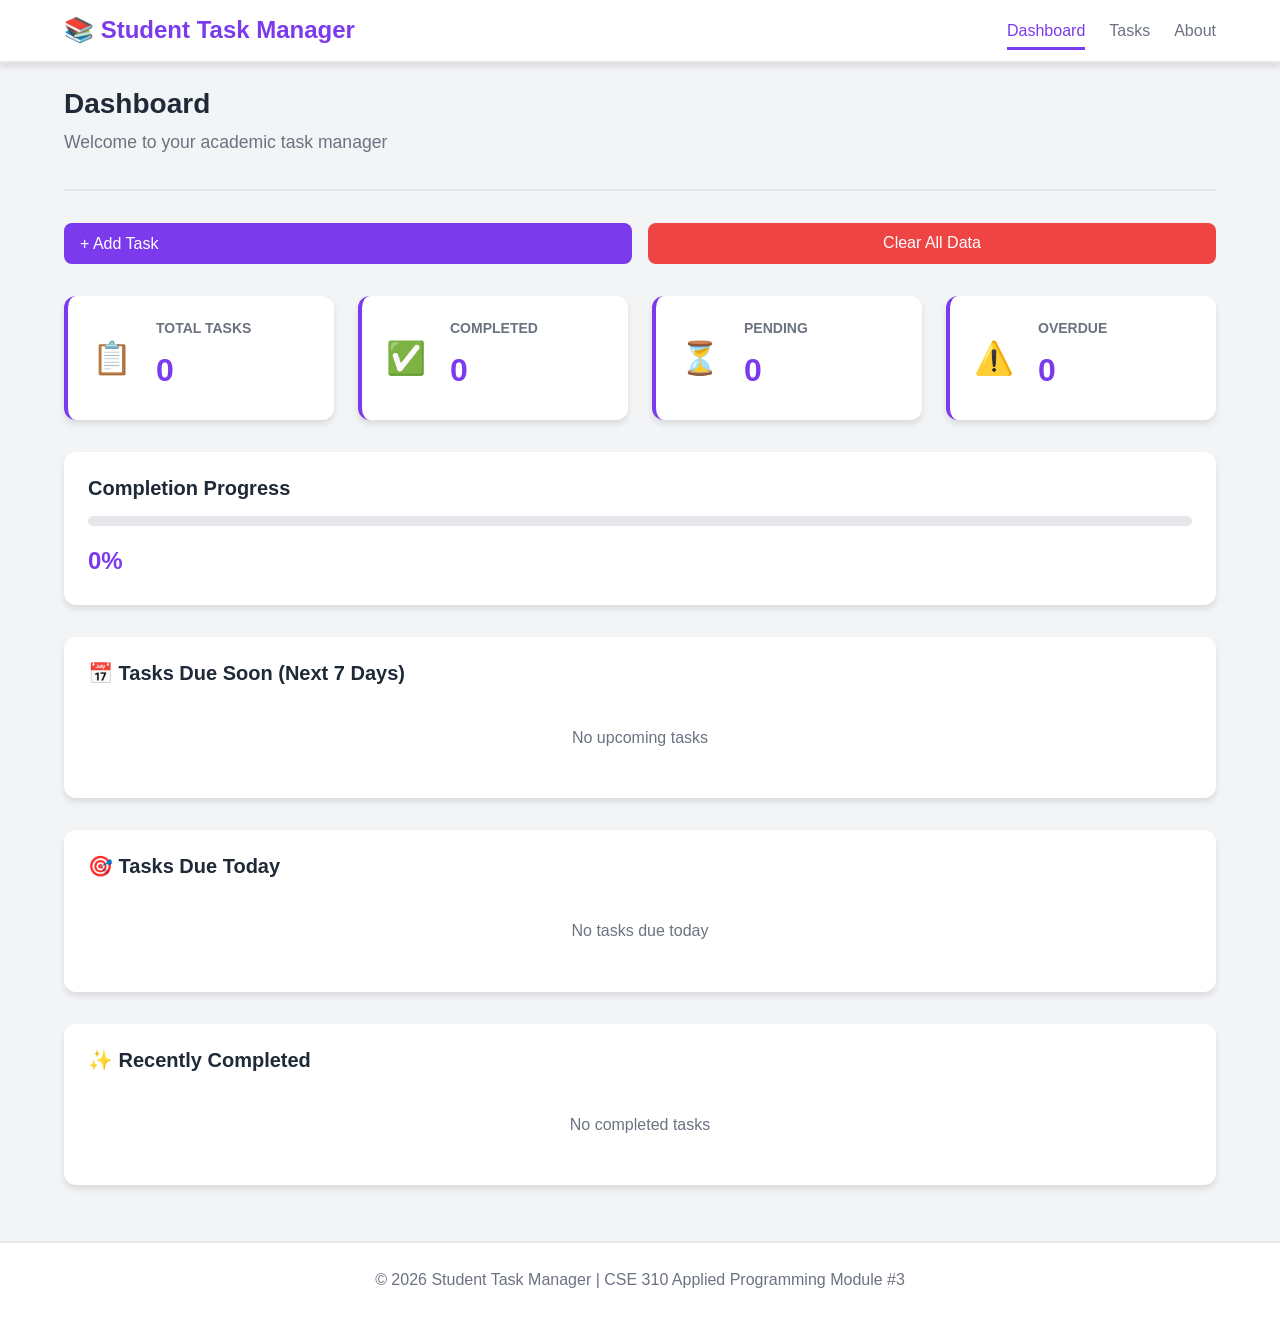
<file: index.html>
<!doctype html>
<html lang="en">
  <head>
    <meta charset="UTF-8" />
    <meta name="viewport" content="width=device-width, initial-scale=1.0" />
    <meta
      name="description"
      content="Student Task Manager - Organize your academic assignments and tasks"
    />
    <title>Student Task Manager - Dashboard</title>
    <link rel="stylesheet" href="css/style.css" />
  </head>
  <body>
    <div class="container">
      <!-- Navigation -->
      <nav class="navbar">
        <div class="nav-content">
          <div class="nav-brand">
            <h1>📚 Student Task Manager</h1>
          </div>
          <ul class="nav-links">
            <li><a href="index.html" class="nav-link active">Dashboard</a></li>
            <li><a href="tasks.html" class="nav-link">Tasks</a></li>
            <li><a href="about.html" class="nav-link">About</a></li>
          </ul>
        </div>
      </nav>

      <!-- Main Content -->
      <main class="main-content">
        <!-- Dashboard Header -->
        <div class="dashboard-header">
          <h2>Dashboard</h2>
          <p>Welcome to your academic task manager</p>
        </div>

        <!-- Quick Actions -->
        <div class="quick-actions">
          <a href="tasks.html#add-task-section" class="btn btn-primary"
            >+ Add Task</a
          >
          <button class="btn btn-danger" id="clear-all-btn">
            Clear All Data
          </button>
        </div>

        <!-- Statistics Grid -->
        <div class="stats-grid">
          <div class="stat-card">
            <div class="stat-icon">📋</div>
            <div class="stat-content">
              <h3>Total Tasks</h3>
              <p class="stat-number" id="total-tasks">0</p>
            </div>
          </div>

          <div class="stat-card">
            <div class="stat-icon">✅</div>
            <div class="stat-content">
              <h3>Completed</h3>
              <p class="stat-number" id="completed-tasks">0</p>
            </div>
          </div>

          <div class="stat-card">
            <div class="stat-icon">⏳</div>
            <div class="stat-content">
              <h3>Pending</h3>
              <p class="stat-number" id="pending-tasks">0</p>
            </div>
          </div>

          <div class="stat-card">
            <div class="stat-icon">⚠️</div>
            <div class="stat-content">
              <h3>Overdue</h3>
              <p class="stat-number" id="overdue-tasks">0</p>
            </div>
          </div>
        </div>

        <!-- Completion Percentage -->
        <div class="completion-card">
          <h3>Completion Progress</h3>
          <div class="progress-bar">
            <div class="progress-fill" id="progress-fill"></div>
          </div>
          <p class="progress-text" id="completion-percent">0%</p>
        </div>

        <!-- Upcoming Tasks -->
        <div class="upcoming-section">
          <h3>📅 Tasks Due Soon (Next 7 Days)</h3>
          <div id="upcoming-tasks-list" class="tasks-list">
            <p class="empty-message">No upcoming tasks</p>
          </div>
        </div>

        <!-- Tasks Due Today -->
        <div class="today-section">
          <h3>🎯 Tasks Due Today</h3>
          <div id="today-tasks-list" class="tasks-list">
            <p class="empty-message">No tasks due today</p>
          </div>
        </div>

        <!-- Recently Completed -->
        <div class="recent-section">
          <h3>✨ Recently Completed</h3>
          <div id="recent-tasks-list" class="tasks-list">
            <p class="empty-message">No completed tasks</p>
          </div>
        </div>
      </main>

      <!-- Footer -->
      <footer class="footer">
        <p>
          &copy; 2026 Student Task Manager | CSE 310 Applied Programming Module
          #3
        </p>
      </footer>
    </div>

    <script src="js/app.js"></script>
    <script src="js/dashboard.js"></script>
  </body>
</html>
</file>
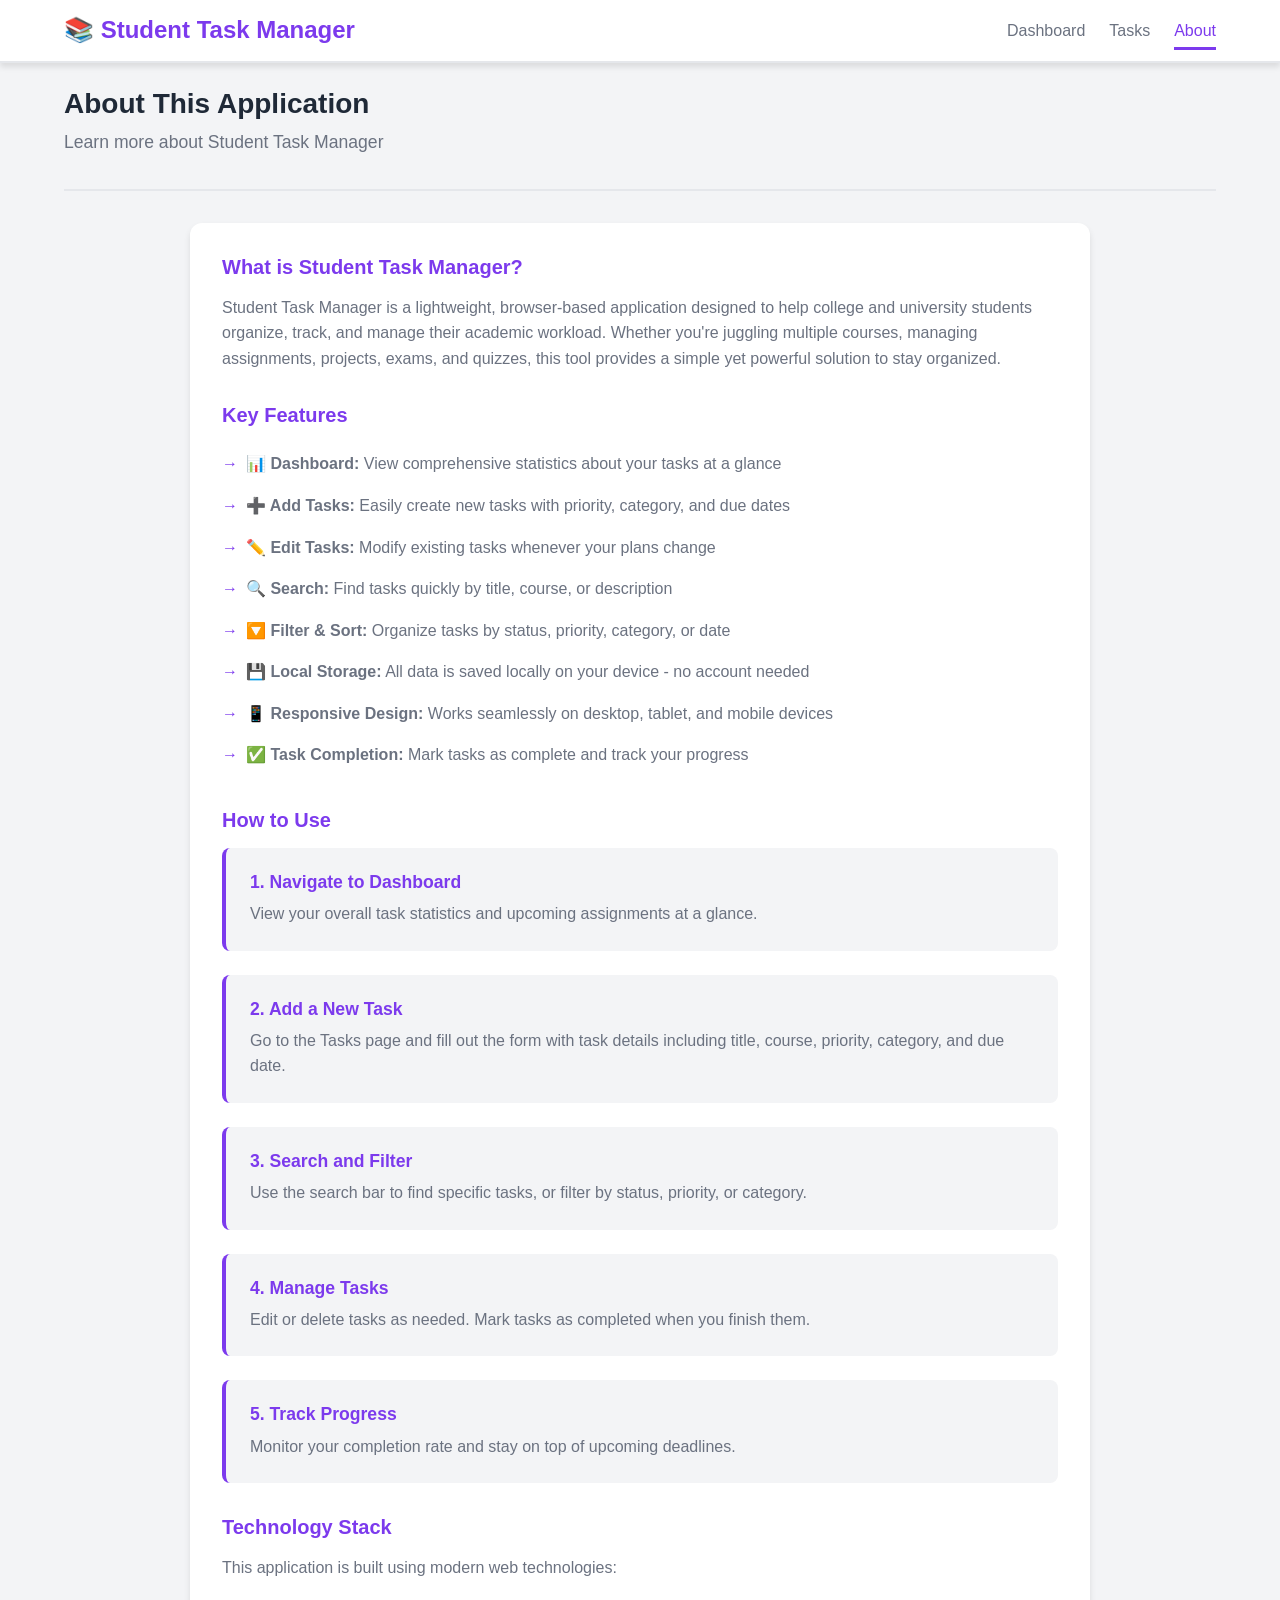
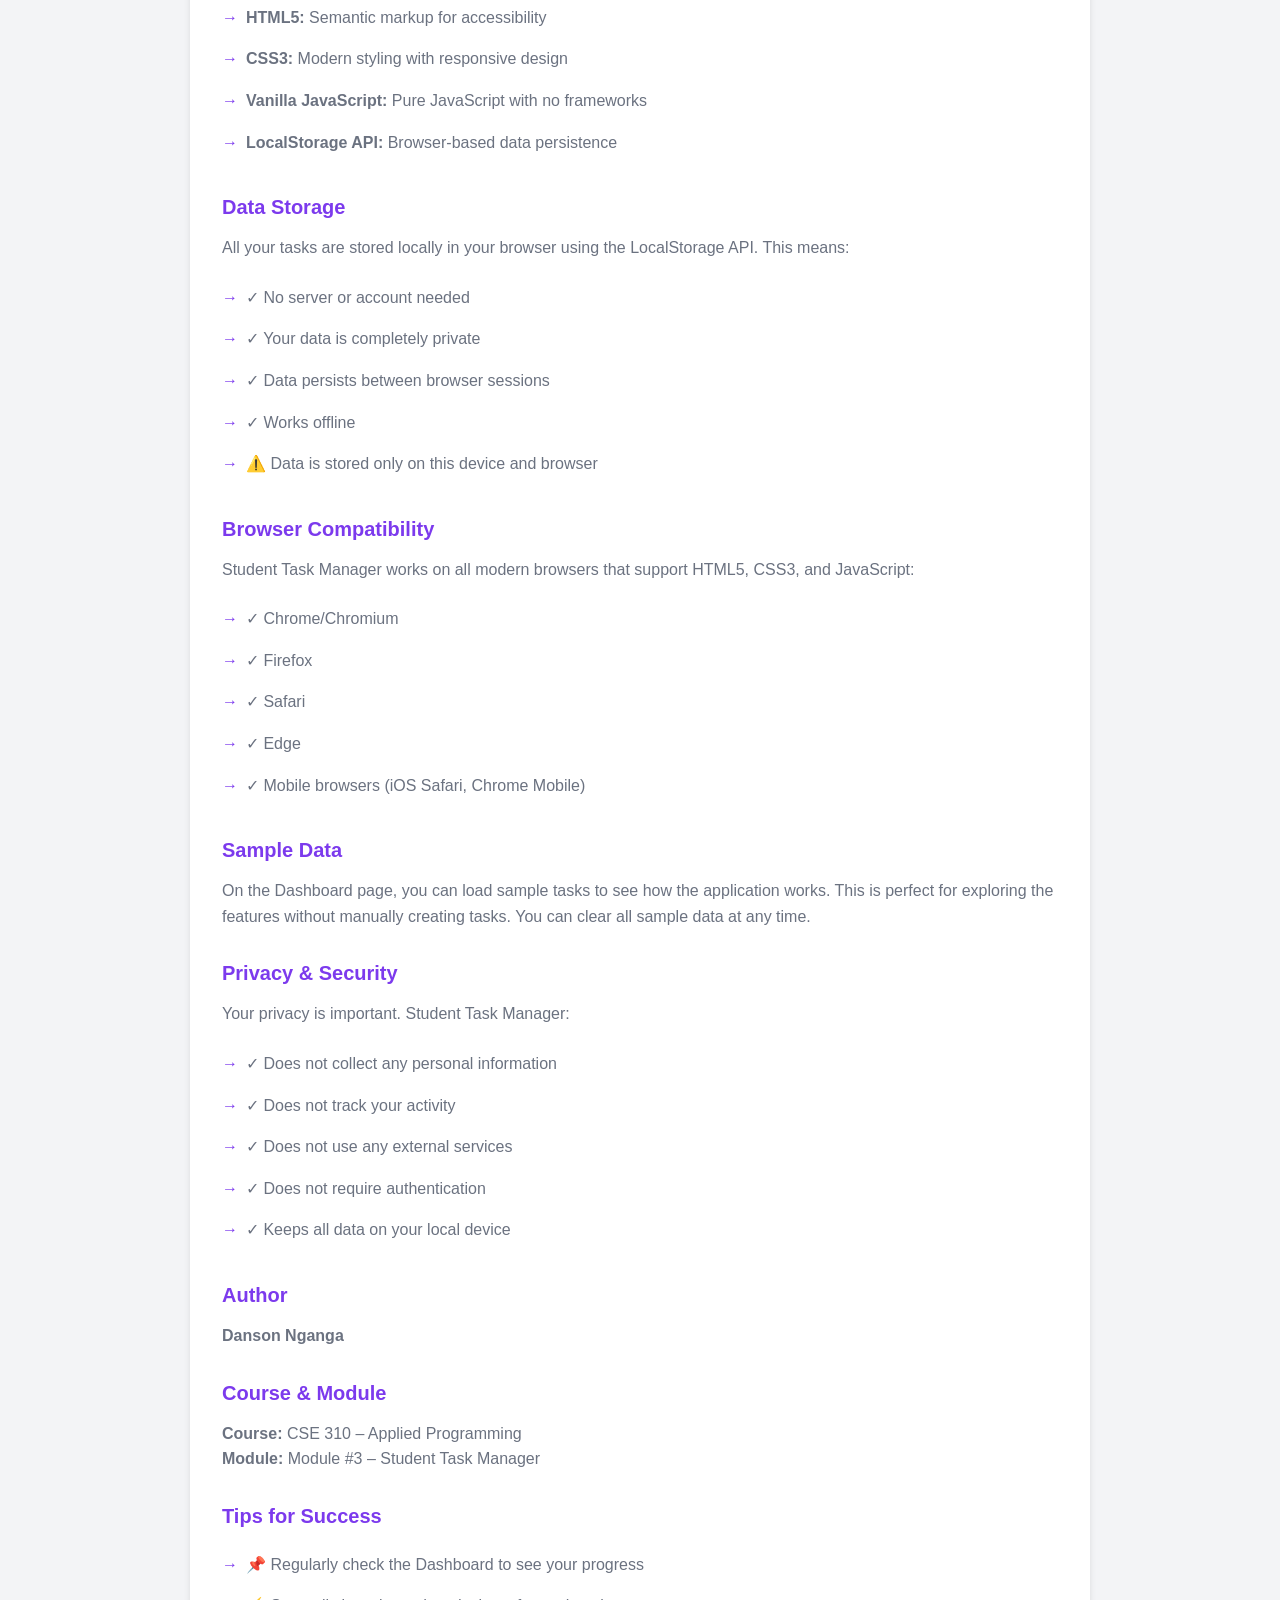
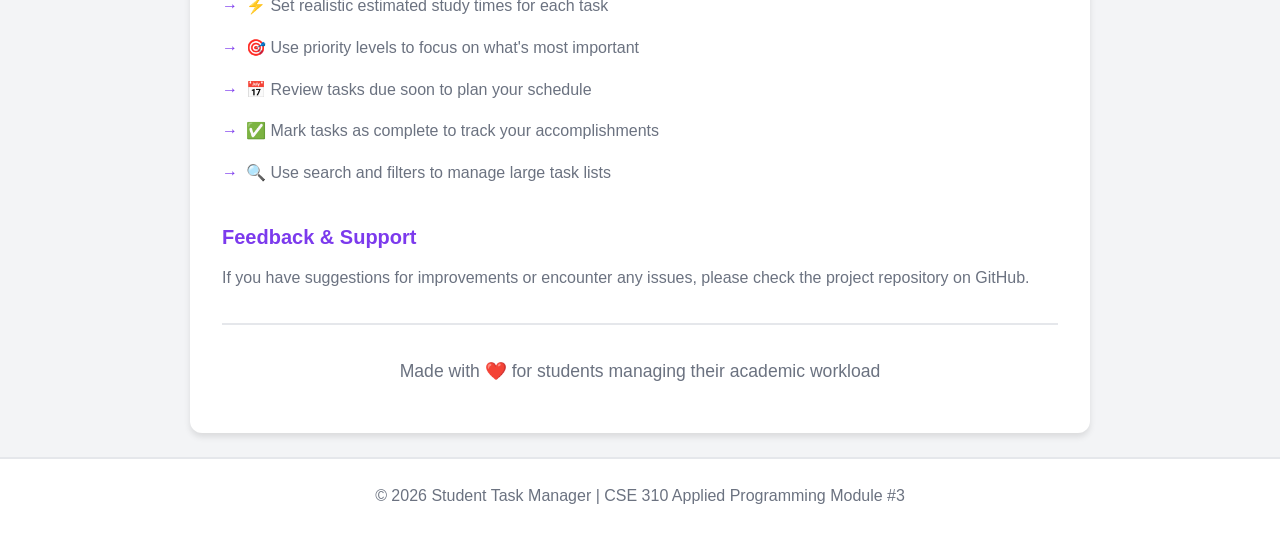
<file: about.html>
<!doctype html>
<html lang="en">
  <head>
    <meta charset="UTF-8" />
    <meta name="viewport" content="width=device-width, initial-scale=1.0" />
    <meta
      name="description"
      content="About Student Task Manager - Learn more about this academic task management application"
    />
    <title>Student Task Manager - About</title>
    <link rel="stylesheet" href="css/style.css" />
  </head>
  <body>
    <div class="container">
      <!-- Navigation -->
      <nav class="navbar">
        <div class="nav-content">
          <div class="nav-brand">
            <h1>📚 Student Task Manager</h1>
          </div>
          <ul class="nav-links">
            <li><a href="index.html" class="nav-link">Dashboard</a></li>
            <li><a href="tasks.html" class="nav-link">Tasks</a></li>
            <li><a href="about.html" class="nav-link active">About</a></li>
          </ul>
        </div>
      </nav>

      <!-- Main Content -->
      <main class="main-content">
        <!-- Page Header -->
        <div class="page-header">
          <h2>About This Application</h2>
          <p>Learn more about Student Task Manager</p>
        </div>

        <!-- About Section -->
        <section class="about-section">
          <div class="about-content">
            <h3>What is Student Task Manager?</h3>
            <p>
              Student Task Manager is a lightweight, browser-based application
              designed to help college and university students organize, track,
              and manage their academic workload. Whether you're juggling
              multiple courses, managing assignments, projects, exams, and
              quizzes, this tool provides a simple yet powerful solution to stay
              organized.
            </p>

            <h3>Key Features</h3>
            <ul class="features-list">
              <li>
                <strong>📊 Dashboard:</strong> View comprehensive statistics
                about your tasks at a glance
              </li>
              <li>
                <strong>➕ Add Tasks:</strong> Easily create new tasks with
                priority, category, and due dates
              </li>
              <li>
                <strong>✏️ Edit Tasks:</strong> Modify existing tasks whenever
                your plans change
              </li>
              <li>
                <strong>🔍 Search:</strong> Find tasks quickly by title, course,
                or description
              </li>
              <li>
                <strong>🔽 Filter & Sort:</strong> Organize tasks by status,
                priority, category, or date
              </li>
              <li>
                <strong>💾 Local Storage:</strong> All data is saved locally on
                your device - no account needed
              </li>
              <li>
                <strong>📱 Responsive Design:</strong> Works seamlessly on
                desktop, tablet, and mobile devices
              </li>
              <li>
                <strong>✅ Task Completion:</strong> Mark tasks as complete and
                track your progress
              </li>
            </ul>

            <h3>How to Use</h3>
            <div class="instructions">
              <div class="instruction-item">
                <h4>1. Navigate to Dashboard</h4>
                <p>
                  View your overall task statistics and upcoming assignments at
                  a glance.
                </p>
              </div>

              <div class="instruction-item">
                <h4>2. Add a New Task</h4>
                <p>
                  Go to the Tasks page and fill out the form with task details
                  including title, course, priority, category, and due date.
                </p>
              </div>

              <div class="instruction-item">
                <h4>3. Search and Filter</h4>
                <p>
                  Use the search bar to find specific tasks, or filter by
                  status, priority, or category.
                </p>
              </div>

              <div class="instruction-item">
                <h4>4. Manage Tasks</h4>
                <p>
                  Edit or delete tasks as needed. Mark tasks as completed when
                  you finish them.
                </p>
              </div>

              <div class="instruction-item">
                <h4>5. Track Progress</h4>
                <p>
                  Monitor your completion rate and stay on top of upcoming
                  deadlines.
                </p>
              </div>
            </div>

            <h3>Technology Stack</h3>
            <p>This application is built using modern web technologies:</p>
            <ul class="tech-list">
              <li><strong>HTML5:</strong> Semantic markup for accessibility</li>
              <li>
                <strong>CSS3:</strong> Modern styling with responsive design
              </li>
              <li>
                <strong>Vanilla JavaScript:</strong> Pure JavaScript with no
                frameworks
              </li>
              <li>
                <strong>LocalStorage API:</strong> Browser-based data
                persistence
              </li>
            </ul>

            <h3>Data Storage</h3>
            <p>
              All your tasks are stored locally in your browser using the
              LocalStorage API. This means:
            </p>
            <ul class="storage-list">
              <li>✓ No server or account needed</li>
              <li>✓ Your data is completely private</li>
              <li>✓ Data persists between browser sessions</li>
              <li>✓ Works offline</li>
              <li>⚠️ Data is stored only on this device and browser</li>
            </ul>

            <h3>Browser Compatibility</h3>
            <p>
              Student Task Manager works on all modern browsers that support
              HTML5, CSS3, and JavaScript:
            </p>
            <ul class="browser-list">
              <li>✓ Chrome/Chromium</li>
              <li>✓ Firefox</li>
              <li>✓ Safari</li>
              <li>✓ Edge</li>
              <li>✓ Mobile browsers (iOS Safari, Chrome Mobile)</li>
            </ul>

            <h3>Sample Data</h3>
            <p>
              On the Dashboard page, you can load sample tasks to see how the
              application works. This is perfect for exploring the features
              without manually creating tasks. You can clear all sample data at
              any time.
            </p>

            <h3>Privacy & Security</h3>
            <p>Your privacy is important. Student Task Manager:</p>
            <ul class="privacy-list">
              <li>✓ Does not collect any personal information</li>
              <li>✓ Does not track your activity</li>
              <li>✓ Does not use any external services</li>
              <li>✓ Does not require authentication</li>
              <li>✓ Keeps all data on your local device</li>
            </ul>

            <h3>Author</h3>
            <p><strong>Danson Nganga</strong></p>

            <h3>Course & Module</h3>
            <p>
              <strong>Course:</strong> CSE 310 – Applied Programming<br />
              <strong>Module:</strong> Module #3 – Student Task Manager
            </p>

            <h3>Tips for Success</h3>
            <ul class="tips-list">
              <li>📌 Regularly check the Dashboard to see your progress</li>
              <li>⚡ Set realistic estimated study times for each task</li>
              <li>🎯 Use priority levels to focus on what's most important</li>
              <li>📅 Review tasks due soon to plan your schedule</li>
              <li>✅ Mark tasks as complete to track your accomplishments</li>
              <li>🔍 Use search and filters to manage large task lists</li>
            </ul>

            <h3>Feedback & Support</h3>
            <p>
              If you have suggestions for improvements or encounter any issues,
              please check the project repository on GitHub.
            </p>

            <div class="about-footer">
              <p>Made with ❤️ for students managing their academic workload</p>
            </div>
          </div>
        </section>
      </main>

      <!-- Footer -->
      <footer class="footer">
        <p>
          &copy; 2026 Student Task Manager | CSE 310 Applied Programming Module
          #3
        </p>
      </footer>
    </div>

    <script src="js/app.js"></script>
  </body>
</html>
</file>
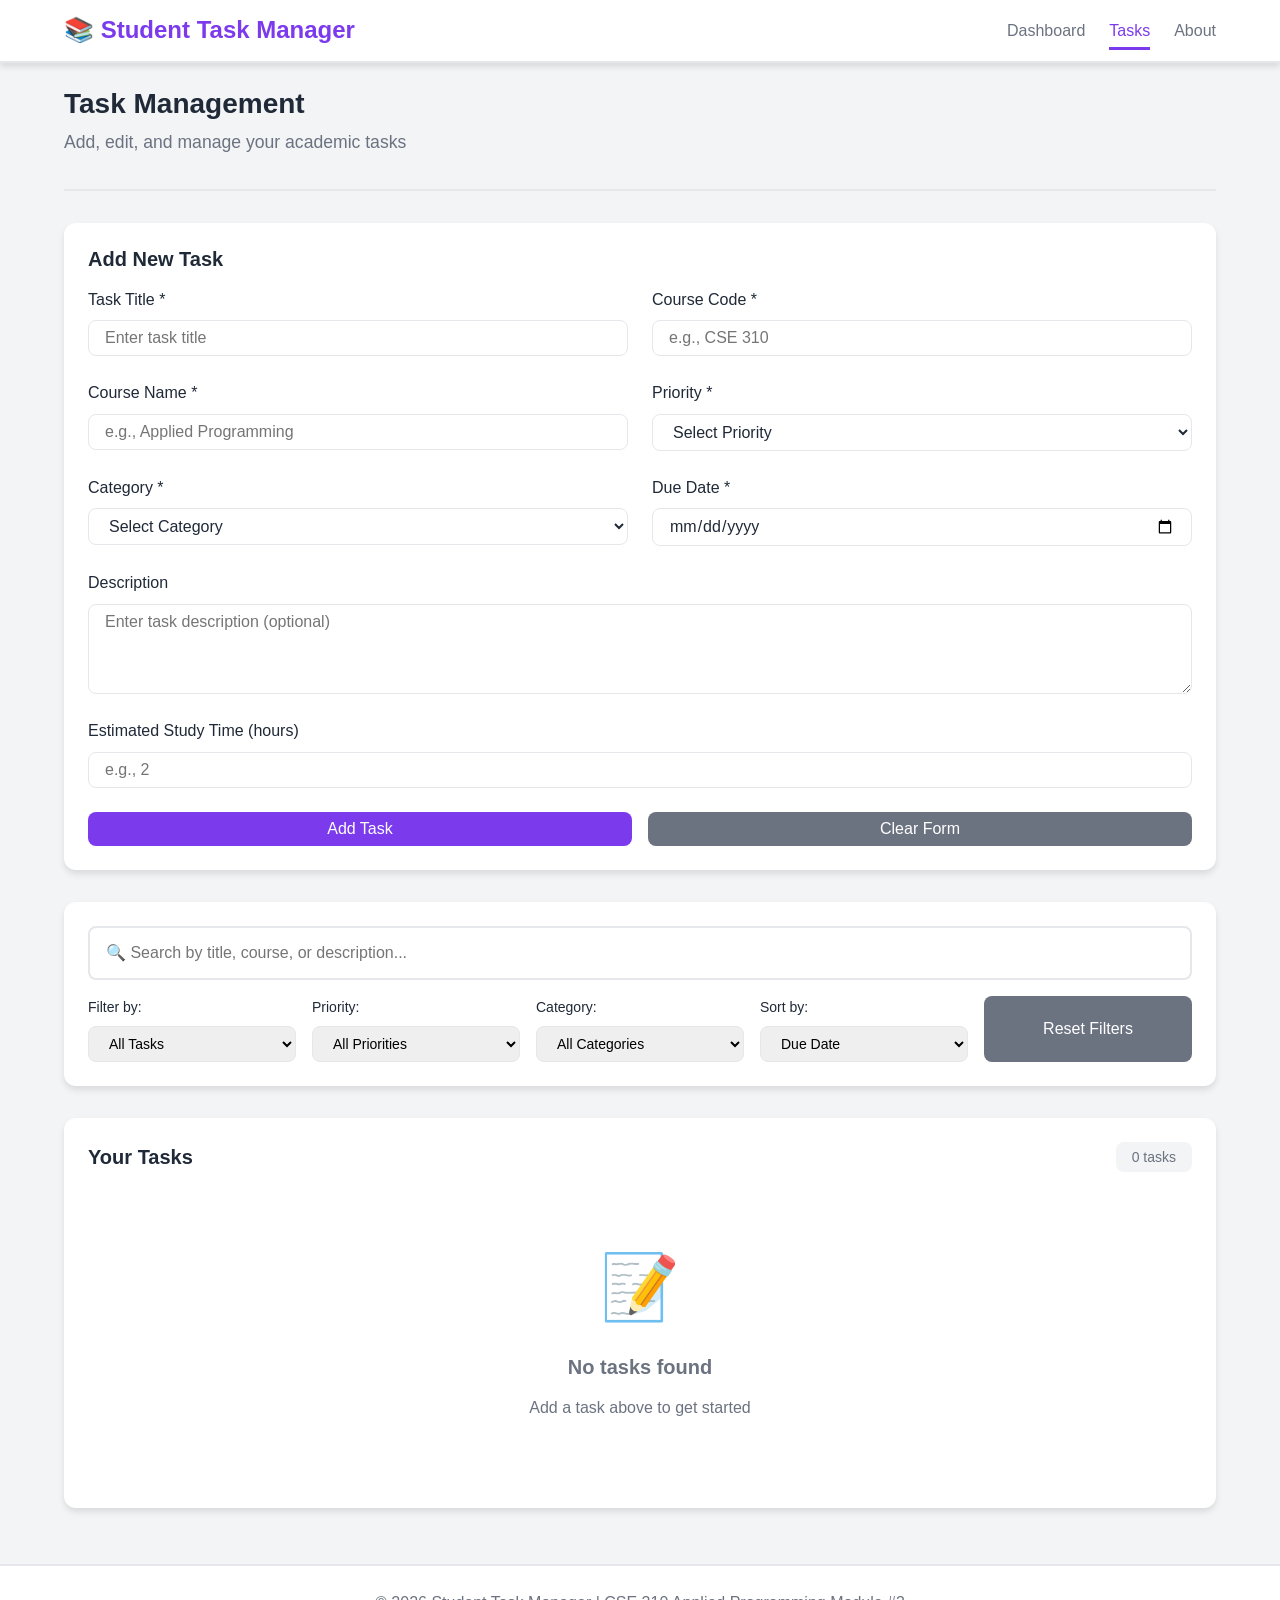
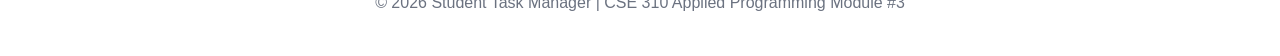
<file: tasks.html>
<!doctype html>
<html lang="en">
  <head>
    <meta charset="UTF-8" />
    <meta name="viewport" content="width=device-width, initial-scale=1.0" />
    <meta
      name="description"
      content="Manage your tasks - Add, edit, and organize academic assignments"
    />
    <title>Student Task Manager - Tasks</title>
    <link rel="stylesheet" href="css/style.css" />
  </head>
  <body>
    <div class="container">
      <!-- Navigation -->
      <nav class="navbar">
        <div class="nav-content">
          <div class="nav-brand">
            <h1>📚 Student Task Manager</h1>
          </div>
          <ul class="nav-links">
            <li><a href="index.html" class="nav-link">Dashboard</a></li>
            <li><a href="tasks.html" class="nav-link active">Tasks</a></li>
            <li><a href="about.html" class="nav-link">About</a></li>
          </ul>
        </div>
      </nav>

      <!-- Main Content -->
      <main class="main-content">
        <!-- Page Header -->
        <div class="page-header">
          <h2>Task Management</h2>
          <p>Add, edit, and manage your academic tasks</p>
        </div>

        <!-- Add Task Section -->
        <section id="add-task-section" class="add-task-section">
          <h3>Add New Task</h3>
          <form id="task-form" class="task-form">
            <div class="form-row">
              <div class="form-group">
                <label for="task-title">Task Title *</label>
                <input
                  type="text"
                  id="task-title"
                  name="title"
                  placeholder="Enter task title"
                  required
                />
                <span class="error-message" id="error-title"></span>
              </div>

              <div class="form-group">
                <label for="task-course-code">Course Code *</label>
                <input
                  type="text"
                  id="task-course-code"
                  name="courseCode"
                  placeholder="e.g., CSE 310"
                  required
                />
                <span class="error-message" id="error-courseCode"></span>
              </div>
            </div>

            <div class="form-row">
              <div class="form-group">
                <label for="task-course-name">Course Name *</label>
                <input
                  type="text"
                  id="task-course-name"
                  name="courseName"
                  placeholder="e.g., Applied Programming"
                  required
                />
                <span class="error-message" id="error-courseName"></span>
              </div>

              <div class="form-group">
                <label for="task-priority">Priority *</label>
                <select id="task-priority" name="priority" required>
                  <option value="">Select Priority</option>
                  <option value="low">Low</option>
                  <option value="medium">Medium</option>
                  <option value="high">High</option>
                </select>
                <span class="error-message" id="error-priority"></span>
              </div>
            </div>

            <div class="form-row">
              <div class="form-group">
                <label for="task-category">Category *</label>
                <select id="task-category" name="category" required>
                  <option value="">Select Category</option>
                  <option value="assignment">Assignment</option>
                  <option value="project">Project</option>
                  <option value="exam">Exam</option>
                  <option value="quiz">Quiz</option>
                  <option value="reading">Reading</option>
                  <option value="other">Other</option>
                </select>
                <span class="error-message" id="error-category"></span>
              </div>

              <div class="form-group">
                <label for="task-due-date">Due Date *</label>
                <input type="date" id="task-due-date" name="dueDate" required />
                <span class="error-message" id="error-dueDate"></span>
              </div>
            </div>

            <div class="form-row">
              <div class="form-group full-width">
                <label for="task-description">Description</label>
                <textarea
                  id="task-description"
                  name="description"
                  placeholder="Enter task description (optional)"
                  rows="4"
                ></textarea>
              </div>
            </div>

            <div class="form-row">
              <div class="form-group">
                <label for="task-study-time"
                  >Estimated Study Time (hours)</label
                >
                <input
                  type="number"
                  id="task-study-time"
                  name="studyTime"
                  placeholder="e.g., 2"
                  min="0"
                  step="0.5"
                />
              </div>
            </div>

            <div class="form-actions">
              <button type="submit" class="btn btn-primary">Add Task</button>
              <button type="reset" class="btn btn-secondary">Clear Form</button>
            </div>

            <div id="form-message" class="message"></div>
          </form>
        </section>

        <!-- Search and Filter Section -->
        <section class="search-filter-section">
          <div class="search-box">
            <input
              type="text"
              id="search-input"
              placeholder="🔍 Search by title, course, or description..."
            />
          </div>

          <div class="filter-controls">
            <div class="filter-group">
              <label>Filter by:</label>
              <select id="filter-status">
                <option value="all">All Tasks</option>
                <option value="pending">Pending</option>
                <option value="completed">Completed</option>
                <option value="overdue">Overdue</option>
              </select>
            </div>

            <div class="filter-group">
              <label>Priority:</label>
              <select id="filter-priority">
                <option value="all">All Priorities</option>
                <option value="high">High</option>
                <option value="medium">Medium</option>
                <option value="low">Low</option>
              </select>
            </div>

            <div class="filter-group">
              <label>Category:</label>
              <select id="filter-category">
                <option value="all">All Categories</option>
                <option value="assignment">Assignment</option>
                <option value="project">Project</option>
                <option value="exam">Exam</option>
                <option value="quiz">Quiz</option>
                <option value="reading">Reading</option>
                <option value="other">Other</option>
              </select>
            </div>

            <div class="filter-group">
              <label>Sort by:</label>
              <select id="sort-select">
                <option value="dueDate">Due Date</option>
                <option value="priority">Priority</option>
                <option value="course">Course</option>
                <option value="status">Status</option>
                <option value="dateAdded">Date Added</option>
              </select>
            </div>

            <button class="btn btn-secondary" id="reset-filters">
              Reset Filters
            </button>
          </div>
        </section>

        <!-- Tasks Display Section -->
        <section class="tasks-section">
          <div class="section-header">
            <h3>Your Tasks</h3>
            <span class="task-count" id="task-count">0 tasks</span>
          </div>

          <div id="tasks-container" class="tasks-container">
            <div class="empty-state">
              <div class="empty-icon">📝</div>
              <h3>No tasks yet</h3>
              <p>Add a task above to get started</p>
            </div>
          </div>
        </section>
      </main>

      <!-- Footer -->
      <footer class="footer">
        <p>
          &copy; 2026 Student Task Manager | CSE 310 Applied Programming Module
          #3
        </p>
      </footer>
    </div>

    <!-- Edit Task Modal -->
    <div id="edit-modal" class="modal">
      <div class="modal-content">
        <span class="modal-close">&times;</span>
        <h2>Edit Task</h2>
        <form id="edit-form" class="task-form">
          <input type="hidden" id="edit-task-id" />

          <div class="form-row">
            <div class="form-group">
              <label for="edit-task-title">Task Title *</label>
              <input type="text" id="edit-task-title" name="title" required />
            </div>

            <div class="form-group">
              <label for="edit-task-course-code">Course Code *</label>
              <input
                type="text"
                id="edit-task-course-code"
                name="courseCode"
                required
              />
            </div>
          </div>

          <div class="form-row">
            <div class="form-group">
              <label for="edit-task-course-name">Course Name *</label>
              <input
                type="text"
                id="edit-task-course-name"
                name="courseName"
                required
              />
            </div>

            <div class="form-group">
              <label for="edit-task-priority">Priority *</label>
              <select id="edit-task-priority" name="priority" required>
                <option value="low">Low</option>
                <option value="medium">Medium</option>
                <option value="high">High</option>
              </select>
            </div>
          </div>

          <div class="form-row">
            <div class="form-group">
              <label for="edit-task-category">Category *</label>
              <select id="edit-task-category" name="category" required>
                <option value="assignment">Assignment</option>
                <option value="project">Project</option>
                <option value="exam">Exam</option>
                <option value="quiz">Quiz</option>
                <option value="reading">Reading</option>
                <option value="other">Other</option>
              </select>
            </div>

            <div class="form-group">
              <label for="edit-task-due-date">Due Date *</label>
              <input
                type="date"
                id="edit-task-due-date"
                name="dueDate"
                required
              />
            </div>
          </div>

          <div class="form-row">
            <div class="form-group full-width">
              <label for="edit-task-description">Description</label>
              <textarea
                id="edit-task-description"
                name="description"
                rows="4"
              ></textarea>
            </div>
          </div>

          <div class="form-row">
            <div class="form-group">
              <label for="edit-task-study-time"
                >Estimated Study Time (hours)</label
              >
              <input
                type="number"
                id="edit-task-study-time"
                name="studyTime"
                min="0"
                step="0.5"
              />
            </div>
          </div>

          <div class="form-actions">
            <button type="submit" class="btn btn-primary">Update Task</button>
            <button type="button" class="btn btn-secondary" id="modal-cancel">
              Cancel
            </button>
          </div>
        </form>
      </div>
    </div>

    <script src="js/app.js"></script>
    <script src="js/tasks.js"></script>
  </body>
</html>
</file>
<file: css/style.css>
/* STUDENT TASK MANAGER - CSS */

:root {
  --primary: #7c3aed;
  --primary-hover: #6d28d9;
  --secondary: #10b981;
  --accent: #f59e0b;
  --danger: #ef4444;
  --text: #1f2937;
  --text-light: #6b7280;
  --bg: #f3f4f6;
  --bg-white: #ffffff;
  --border: #e5e7eb;
  --shadow: 0 4px 6px rgba(0, 0, 0, 0.1);
}

* {
  margin: 0;
  padding: 0;
  box-sizing: border-box;
}
html {
  scroll-behavior: smooth;
}
body {
  font-family:
    -apple-system, BlinkMacSystemFont, "Segoe UI", Roboto, sans-serif;
  color: var(--text);
  background: var(--bg);
  line-height: 1.6;
}

h1,
h2,
h3,
h4,
h5,
h6 {
  font-weight: 600;
  margin-bottom: 1rem;
  line-height: 1.2;
}
h1 {
  font-size: 2rem;
}
h2 {
  font-size: 1.75rem;
}
h3 {
  font-size: 1.25rem;
}
h4 {
  font-size: 1.1rem;
}
p {
  margin-bottom: 1rem;
  color: var(--text-light);
}
a {
  color: var(--primary);
  text-decoration: none;
}
a:hover {
  color: var(--primary-hover);
}

.container {
  display: flex;
  flex-direction: column;
  min-height: 100vh;
}
.main-content {
  flex: 1;
  max-width: 1200px;
  width: 100%;
  margin: 0 auto;
  padding: 1.5rem;
}

/* Navigation */
.navbar {
  background: var(--bg-white);
  border-bottom: 2px solid var(--border);
  box-shadow: var(--shadow);
  position: sticky;
  top: 0;
  z-index: 100;
}

.nav-content {
  max-width: 1200px;
  margin: 0 auto;
  padding: 1rem 1.5rem;
  display: flex;
  justify-content: space-between;
  align-items: center;
}

.nav-brand h1 {
  font-size: 1.5rem;
  margin: 0;
  color: var(--primary);
}
.nav-links {
  display: flex;
  list-style: none;
  gap: 1.5rem;
}
.nav-link {
  color: var(--text-light);
  font-weight: 500;
  padding-bottom: 0.5rem;
  border-bottom: 3px solid transparent;
  transition: all 150ms;
}
.nav-link:hover,
.nav-link.active {
  color: var(--primary);
  border-bottom-color: var(--primary);
}

/* Headers */
.page-header,
.dashboard-header {
  margin-bottom: 2rem;
  padding-bottom: 1rem;
  border-bottom: 2px solid var(--border);
}
.page-header h2,
.dashboard-header h2 {
  margin-bottom: 0.5rem;
}
.page-header p,
.dashboard-header p {
  font-size: 1.1rem;
  color: var(--text-light);
}

/* Buttons */
.btn {
  display: inline-block;
  padding: 0.5rem 1rem;
  border: none;
  border-radius: 0.5rem;
  font-size: 1rem;
  font-weight: 500;
  cursor: pointer;
  transition: all 150ms;
}
.btn:disabled {
  opacity: 0.6;
  cursor: not-allowed;
}
.btn-primary {
  background: var(--primary);
  color: white;
}
.btn-primary:hover:not(:disabled) {
  background: var(--primary-hover);
  box-shadow: var(--shadow);
}
.btn-secondary {
  background: var(--text-light);
  color: white;
}
.btn-secondary:hover:not(:disabled) {
  background: var(--text);
  box-shadow: var(--shadow);
}
.btn-danger {
  background: var(--danger);
  color: white;
}
.btn-danger:hover:not(:disabled) {
  background: #dc2626;
  box-shadow: var(--shadow);
}
.btn-success {
  background: var(--secondary);
  color: white;
}
.btn-success:hover:not(:disabled) {
  background: #059669;
  box-shadow: var(--shadow);
}
.btn-sm {
  padding: 0.25rem 0.75rem;
  font-size: 0.875rem;
}
.btn-lg {
  padding: 1rem 1.5rem;
  font-size: 1.1rem;
}

/* Quick Actions */
.quick-actions {
  display: flex;
  flex-wrap: wrap;
  gap: 1rem;
  margin-bottom: 2rem;
}
.quick-actions .btn {
  flex: 1;
  min-width: 150px;
}

/* Stats */
.stats-grid {
  display: grid;
  grid-template-columns: repeat(auto-fit, minmax(250px, 1fr));
  gap: 1.5rem;
  margin-bottom: 2rem;
}

.stat-card {
  background: var(--bg-white);
  border-radius: 0.75rem;
  padding: 1.5rem;
  box-shadow: var(--shadow);
  display: flex;
  align-items: center;
  gap: 1.5rem;
  transition: all 250ms;
  border-left: 4px solid var(--primary);
}

.stat-card:hover {
  box-shadow: 0 10px 15px rgba(0, 0, 0, 0.1);
  transform: translateY(-2px);
}
.stat-icon {
  font-size: 2rem;
  flex-shrink: 0;
}
.stat-content h3 {
  font-size: 0.875rem;
  color: var(--text-light);
  text-transform: uppercase;
  margin-bottom: 0.5rem;
}
.stat-number {
  font-size: 2rem;
  font-weight: 700;
  color: var(--primary);
  margin: 0;
}

/* Completion */
.completion-card {
  background: var(--bg-white);
  border-radius: 0.75rem;
  padding: 1.5rem;
  box-shadow: var(--shadow);
  margin-bottom: 2rem;
}
.completion-card h3 {
  margin-top: 0;
}
.progress-bar {
  height: 10px;
  background: var(--border);
  border-radius: 999px;
  overflow: hidden;
  margin: 1rem 0;
}
.progress-fill {
  height: 100%;
  background: linear-gradient(90deg, var(--primary), var(--secondary));
  width: 0%;
  transition: width 250ms;
}
.progress-text {
  font-size: 1.5rem;
  font-weight: 700;
  color: var(--primary);
  margin: 0;
}

/* Sections */
.upcoming-section,
.today-section,
.recent-section,
.add-task-section,
.search-filter-section,
.tasks-section {
  background: var(--bg-white);
  border-radius: 0.75rem;
  padding: 1.5rem;
  box-shadow: var(--shadow);
  margin-bottom: 2rem;
}

/* Tasks */
.tasks-list {
  display: flex;
  flex-direction: column;
  gap: 1rem;
}

.task-item {
  background: var(--bg);
  border-radius: 0.5rem;
  padding: 1rem;
  display: flex;
  justify-content: space-between;
  align-items: center;
  gap: 1rem;
  border-left: 4px solid var(--primary);
  transition: all 150ms;
  border: 1px solid var(--border);
}

.task-item:hover {
  box-shadow: var(--shadow);
  transform: translateX(4px);
}
.task-item.high-priority {
  border-left-color: var(--danger);
}
.task-item.medium-priority {
  border-left-color: var(--accent);
}
.task-item.low-priority {
  border-left-color: var(--secondary);
}
.task-item.completed {
  opacity: 0.7;
  background: #f0fdf4;
}
.task-item.completed .task-title {
  text-decoration: line-through;
  color: var(--text-light);
}
.task-item.overdue {
  background: #fef2f2;
  border-left-color: var(--danger);
}

.task-main {
  flex: 1;
  min-width: 0;
}
.task-title {
  font-weight: 600;
  color: var(--text);
  margin-bottom: 0.25rem;
}
.task-course {
  font-size: 0.875rem;
  color: var(--text-light);
  margin-bottom: 0.25rem;
}
.task-meta {
  display: flex;
  flex-wrap: wrap;
  gap: 1rem;
  font-size: 0.875rem;
  color: var(--text-light);
}

.task-badge {
  display: inline-block;
  padding: 0.25rem 0.5rem;
  border-radius: 0.375rem;
  font-size: 0.75rem;
  font-weight: 500;
  text-transform: uppercase;
}
.badge-high {
  background: #fee2e2;
  color: var(--danger);
}
.badge-medium {
  background: #fef3c7;
  color: var(--accent);
}
.badge-low {
  background: #dcfce7;
  color: var(--secondary);
}
.badge-category {
  background: #ede9fe;
  color: var(--primary);
}

.task-actions {
  display: flex;
  gap: 0.5rem;
  flex-wrap: wrap;
  justify-content: flex-end;
}
.empty-message {
  text-align: center;
  color: var(--text-light);
  padding: 1.5rem;
  margin: 0;
}

/* Empty State */
.empty-state {
  text-align: center;
  padding: 3rem;
  color: var(--text-light);
}
.empty-icon {
  font-size: 4rem;
  margin-bottom: 1rem;
}
.empty-state h3 {
  color: var(--text-light);
}

/* Forms */
.task-form {
  display: flex;
  flex-direction: column;
  gap: 1.5rem;
}
.form-row {
  display: grid;
  grid-template-columns: repeat(auto-fit, minmax(250px, 1fr));
  gap: 1.5rem;
}
.form-group {
  display: flex;
  flex-direction: column;
}
.form-group.full-width {
  grid-column: 1 / -1;
}
.form-group label {
  font-weight: 500;
  margin-bottom: 0.5rem;
  color: var(--text);
}
.form-group input,
.form-group select,
.form-group textarea {
  padding: 0.5rem 1rem;
  border: 1px solid var(--border);
  border-radius: 0.5rem;
  font-size: 1rem;
  font-family: inherit;
  background: var(--bg-white);
  color: var(--text);
}
.form-group input:focus,
.form-group select:focus,
.form-group textarea:focus {
  outline: none;
  border-color: var(--primary);
  box-shadow: 0 0 0 3px rgba(124, 58, 237, 0.1);
}
.error-message {
  color: var(--danger);
  font-size: 0.875rem;
  margin-top: 0.25rem;
  display: none;
}
.error-message.show {
  display: block;
}
.form-actions {
  display: flex;
  gap: 1rem;
  flex-wrap: wrap;
}
.form-actions .btn {
  flex: 1;
  min-width: 120px;
}

.message {
  padding: 1rem;
  border-radius: 0.5rem;
  margin-bottom: 1rem;
  display: none;
}
.message.success {
  display: block;
  background: #dcfce7;
  color: var(--secondary);
  border: 1px solid #bbf7d0;
}
.message.error {
  display: block;
  background: #fee2e2;
  color: var(--danger);
  border: 1px solid #fecaca;
}

/* Search & Filter */
.search-box {
  margin-bottom: 1rem;
}
.search-box input {
  width: 100%;
  padding: 1rem;
  font-size: 1rem;
  border: 2px solid var(--border);
  border-radius: 0.5rem;
}
.search-box input:focus {
  outline: none;
  border-color: var(--primary);
  box-shadow: 0 0 0 3px rgba(124, 58, 237, 0.1);
}
.filter-controls {
  display: grid;
  grid-template-columns: repeat(auto-fit, minmax(200px, 1fr));
  gap: 1rem;
}
.filter-group {
  display: flex;
  flex-direction: column;
}
.filter-group label {
  font-weight: 500;
  margin-bottom: 0.5rem;
  color: var(--text);
  font-size: 0.875rem;
}
.filter-group select {
  padding: 0.5rem 1rem;
  border: 1px solid var(--border);
  border-radius: 0.5rem;
  font-size: 0.875rem;
}
.filter-group .btn {
  grid-column: 1 / -1;
}

/* Task Section */
.section-header {
  display: flex;
  justify-content: space-between;
  align-items: center;
  margin-bottom: 1rem;
}
.section-header h3 {
  margin: 0;
}
.task-count {
  background: var(--bg);
  padding: 0.25rem 1rem;
  border-radius: 0.5rem;
  font-size: 0.875rem;
  color: var(--text-light);
  font-weight: 500;
}
.tasks-container {
  display: flex;
  flex-direction: column;
  gap: 1rem;
}

/* Modal */
.modal {
  display: none;
  position: fixed;
  z-index: 1000;
  left: 0;
  top: 0;
  width: 100%;
  height: 100%;
  background: rgba(0, 0, 0, 0.4);
}
.modal.show {
  display: flex;
  align-items: center;
  justify-content: center;
}
.modal-content {
  background: var(--bg-white);
  padding: 2rem;
  border-radius: 0.75rem;
  box-shadow: 0 10px 15px rgba(0, 0, 0, 0.1);
  max-width: 600px;
  width: 90%;
  max-height: 90vh;
  overflow-y: auto;
}
.modal-close {
  float: right;
  font-size: 2rem;
  font-weight: bold;
  color: var(--text-light);
  cursor: pointer;
  margin: -1rem -1rem 1rem 0;
}
.modal-close:hover {
  color: var(--text);
}

/* About */
.about-section {
  max-width: 900px;
  margin: 0 auto;
}
.about-content {
  background: var(--bg-white);
  border-radius: 0.75rem;
  padding: 2rem;
  box-shadow: var(--shadow);
}
.about-content h3 {
  color: var(--primary);
  margin-top: 2rem;
  margin-bottom: 1rem;
}
.about-content h3:first-child {
  margin-top: 0;
}

.features-list,
.tech-list,
.storage-list,
.browser-list,
.privacy-list,
.tips-list {
  list-style: none;
  padding: 0;
}

.features-list li,
.tech-list li,
.storage-list li,
.browser-list li,
.privacy-list li,
.tips-list li {
  padding: 0.5rem 0 0.5rem 1.5rem;
  position: relative;
  color: var(--text-light);
}

.features-list li:before,
.tech-list li:before,
.storage-list li:before,
.browser-list li:before,
.privacy-list li:before,
.tips-list li:before {
  content: "→";
  position: absolute;
  left: 0;
  color: var(--primary);
  font-weight: bold;
}

.instructions {
  display: grid;
  gap: 1.5rem;
  margin: 1rem 0;
}
.instruction-item {
  background: var(--bg);
  padding: 1.5rem;
  border-radius: 0.5rem;
  border-left: 4px solid var(--primary);
}
.instruction-item h4 {
  color: var(--primary);
  margin: 0 0 0.5rem 0;
}
.instruction-item p {
  margin: 0;
}
.about-footer {
  text-align: center;
  margin-top: 2rem;
  padding-top: 2rem;
  border-top: 2px solid var(--border);
  font-size: 1.1rem;
}

/* Footer */
.footer {
  background: var(--bg-white);
  border-top: 2px solid var(--border);
  padding: 1.5rem;
  text-align: center;
  color: var(--text-light);
  margin-top: auto;
}

/* Responsive */
@media (max-width: 768px) {
  .nav-content {
    flex-direction: column;
    gap: 1rem;
    align-items: flex-start;
  }
  .nav-brand h1 {
    font-size: 1.25rem;
  }
  .nav-links {
    gap: 1rem;
  }
  .main-content {
    padding: 1rem;
  }
  .stats-grid {
    grid-template-columns: repeat(2, 1fr);
  }
  .form-row {
    grid-template-columns: 1fr;
  }
  .filter-controls {
    grid-template-columns: 1fr;
  }
}

@media (max-width: 480px) {
  .nav-content {
    padding: 1rem;
  }
  .nav-brand h1 {
    font-size: 1rem;
  }
  .nav-links {
    flex-direction: column;
    gap: 0.5rem;
    width: 100%;
  }
  .nav-link {
    padding: 0.5rem 1rem;
    border-bottom: none;
    border-left: 3px solid transparent;
  }
  .nav-link.active {
    border-left-color: var(--primary);
    background: var(--bg);
  }
  .main-content {
    padding: 1rem;
  }
  .stats-grid {
    grid-template-columns: 1fr;
  }
  .stat-card {
    flex-direction: column;
    text-align: center;
  }
  .quick-actions {
    flex-direction: column;
  }
  .quick-actions .btn {
    width: 100%;
  }
  .task-item {
    flex-direction: column;
    align-items: flex-start;
  }
  .task-actions {
    width: 100%;
  }
  .task-actions .btn {
    flex: 1;
  }
  .modal-content {
    width: 95%;
    padding: 1.5rem;
  }
  .form-actions {
    flex-direction: column;
  }
  .form-actions .btn {
    width: 100%;
  }
  .about-content {
    padding: 1rem;
  }
}

@media print {
  .navbar,
  .footer,
  .quick-actions,
  .search-filter-section,
  .form-actions,
  .task-actions {
    display: none;
  }
  body {
    background: white;
  }
  .main-content {
    padding: 0;
  }
}
</file>
